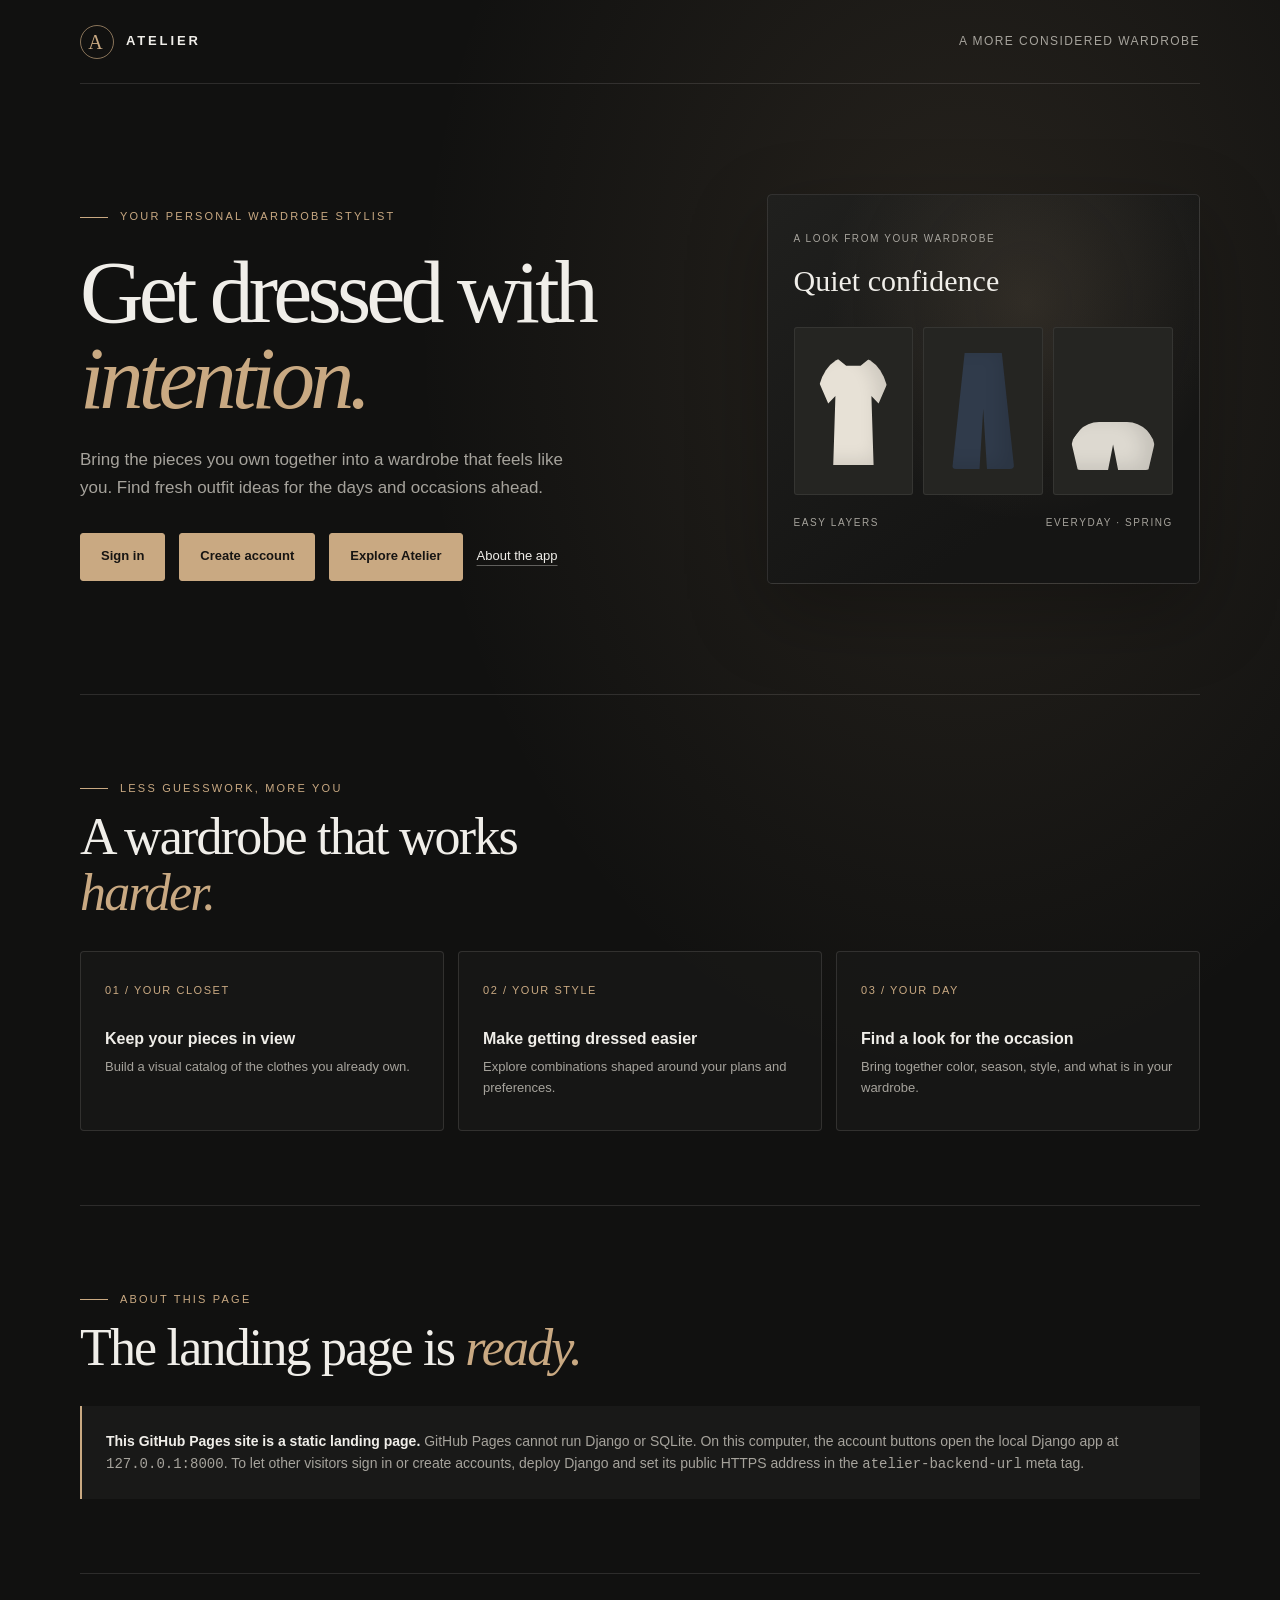
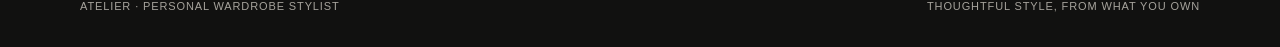
<file: index.html>
<!doctype html>
<html lang="en">
<head>
    <meta charset="utf-8">
    <meta name="viewport" content="width=device-width, initial-scale=1">
    <meta name="theme-color" content="#111110">
    <meta name="description" content="A more considered wardrobe, with personal outfit ideas from Atelier.">
    <meta name="atelier-backend-url" content="https://wardrobe-9bbz.vercel.app">
    <title>Atelier — Your wardrobe, with intention</title>
    <link rel="icon" type="image/svg+xml" href="./stylist/static/wardrobe/icons/favicon.svg">
    <link rel="manifest" type="application/manifest+json" href="./manifest.webmanifest">
    <style>
        :root {
            color-scheme: dark;
            --ink: #f0eee9;
            --muted: #a6a39c;
            --line: rgba(240, 238, 233, .12);
            --accent: #c9a982;
            --surface: #191918;
        }

        * { box-sizing: border-box; }

        html { scroll-behavior: smooth; }

        body {
            min-width: 320px;
            margin: 0;
            color: var(--ink);
            background:
                radial-gradient(ellipse at 75% 20%, rgba(201, 169, 130, .12), transparent 34rem),
                #111110;
            font: 16px/1.6 "Segoe UI", Arial, sans-serif;
        }

        a { color: inherit; }

        .shell {
            width: min(1120px, calc(100% - 40px));
            margin-inline: auto;
        }

        .topbar {
            display: flex;
            min-height: 84px;
            align-items: center;
            justify-content: space-between;
            border-bottom: 1px solid var(--line);
        }

        .wordmark {
            display: inline-flex;
            align-items: center;
            gap: 12px;
            font-size: 13px;
            font-weight: 700;
            letter-spacing: .22em;
            text-decoration: none;
        }

        .mark {
            display: grid;
            width: 34px;
            height: 34px;
            place-items: center;
            border: 1px solid rgba(201, 169, 130, .65);
            border-radius: 50%;
            color: var(--accent);
            font: 20px/1 Georgia, serif;
        }

        .topbar-note {
            color: var(--muted);
            font-size: 12px;
            letter-spacing: .12em;
            text-transform: uppercase;
        }

        .hero {
            display: grid;
            min-height: 610px;
            grid-template-columns: minmax(0, 1.15fr) minmax(280px, .85fr);
            align-items: center;
            gap: clamp(36px, 8vw, 100px);
            padding-block: 76px;
        }

        .eyebrow {
            display: flex;
            align-items: center;
            gap: 12px;
            color: var(--accent);
            font-size: 11px;
            letter-spacing: .2em;
            text-transform: uppercase;
        }

        .eyebrow::before {
            width: 28px;
            height: 1px;
            background: currentColor;
            content: "";
        }

        h1, h2, .look-title {
            font-family: Georgia, "Times New Roman", serif;
            font-weight: 400;
        }

        h1 {
            max-width: 650px;
            margin: 24px 0;
            font-size: clamp(52px, 8vw, 88px);
            letter-spacing: -.055em;
            line-height: .98;
        }

        h1 em, h2 em { color: var(--accent); font-weight: 400; }

        .hero-copy {
            max-width: 500px;
            color: var(--muted);
            font-size: 17px;
        }

        .actions {
            display: flex;
            flex-wrap: wrap;
            align-items: center;
            gap: 14px;
            margin-top: 32px;
        }

        .button {
            display: inline-flex;
            min-height: 48px;
            align-items: center;
            justify-content: center;
            padding: 0 20px;
            border: 1px solid var(--accent);
            border-radius: 3px;
            color: #171513;
            background: var(--accent);
            font: inherit;
            font-size: 13px;
            font-weight: 650;
            text-decoration: none;
            transition: background .2s ease, transform .2s ease;
            cursor: pointer;
        }

        .button:hover { background: #d7bb98; transform: translateY(-2px); }
        .button[hidden] { display: none; }
        .button[aria-disabled="true"] { opacity: .55; cursor: not-allowed; }

        .text-link {
            color: var(--ink);
            font-size: 13px;
            text-decoration-color: rgba(240, 238, 233, .35);
            text-underline-offset: 5px;
        }

        .wardrobe-card {
            position: relative;
            min-height: 390px;
            overflow: hidden;
            padding: 26px;
            border: 1px solid var(--line);
            border-radius: 5px;
            background:
                radial-gradient(ellipse at 60% 28%, rgba(201, 169, 130, .13), transparent 55%),
                linear-gradient(145deg, #20201e, #151514 72%);
            box-shadow: 0 28px 80px rgba(0, 0, 0, .28);
        }

        .card-kicker, .card-foot {
            color: var(--muted);
            font-size: 10px;
            letter-spacing: .16em;
            text-transform: uppercase;
        }

        .look-title {
            margin: 8px 0 22px;
            font-size: 30px;
        }

        .look-items {
            display: grid;
            grid-template-columns: repeat(3, 1fr);
            gap: 10px;
        }

        .look-item {
            display: grid;
            min-height: 168px;
            place-items: center;
            overflow: hidden;
            border: 1px solid rgba(240, 238, 233, .08);
            border-radius: 3px;
            background: #252522;
        }

        .garment {
            width: 72px;
            height: 108px;
            border-radius: 42% 42% 12% 12%;
            background: #e7e1d6;
            box-shadow: inset -12px -4px 18px rgba(0, 0, 0, .11);
            clip-path: polygon(25% 0, 40% 8%, 60% 8%, 75% 0, 100% 20%, 85% 43%, 75% 36%, 78% 100%, 22% 100%, 25% 36%, 15% 43%, 0 20%);
        }

        .look-item:nth-child(2) .garment {
            width: 62px;
            height: 116px;
            border-radius: 8px 8px 4px 4px;
            background: #303b4b;
            clip-path: polygon(20% 0, 80% 0, 100% 100%, 56% 100%, 50% 48%, 44% 100%, 0 100%);
        }

        .look-item:nth-child(3) .garment {
            width: 84px;
            height: 48px;
            align-self: end;
            margin-bottom: 24px;
            border-radius: 28px 28px 9px 9px;
            background: #ddd9d0;
            clip-path: polygon(0 40%, 18% 0, 84% 0, 100% 40%, 92% 100%, 56% 100%, 50% 47%, 44% 100%, 8% 100%);
        }

        .item-label {
            align-self: start;
            margin-top: -13px;
            color: #c9c4ba;
            font-size: 10px;
            letter-spacing: .06em;
        }

        .card-foot {
            display: flex;
            justify-content: space-between;
            margin-top: 20px;
        }

        .section {
            padding-block: 74px;
            border-top: 1px solid var(--line);
        }

        .section-heading {
            max-width: 560px;
            margin: 0 0 30px;
            font-size: clamp(34px, 5vw, 52px);
            letter-spacing: -.035em;
            line-height: 1.08;
        }

        .features {
            display: grid;
            grid-template-columns: repeat(3, 1fr);
            gap: 14px;
        }

        .feature {
            min-height: 180px;
            padding: 24px;
            border: 1px solid var(--line);
            border-radius: 4px;
            background: rgba(25, 25, 24, .72);
        }

        .feature-number {
            color: var(--accent);
            font-size: 11px;
            letter-spacing: .14em;
        }

        .feature h3 { margin: 24px 0 6px; font-size: 16px; font-weight: 600; }
        .feature p { margin: 0; color: var(--muted); font-size: 13px; }

        .backend-note {
            padding: 24px;
            border-left: 2px solid var(--accent);
            background: var(--surface);
            color: var(--muted);
            font-size: 14px;
        }

        .backend-note strong { color: var(--ink); }

        .footer {
            display: flex;
            flex-wrap: wrap;
            justify-content: space-between;
            gap: 12px;
            padding-block: 24px 32px;
            border-top: 1px solid var(--line);
            color: var(--muted);
            font-size: 11px;
            letter-spacing: .08em;
            text-transform: uppercase;
        }

        @media (max-width: 760px) {
            .topbar { min-height: 68px; }
            .topbar-note { max-width: 135px; text-align: right; }
            .hero {
                min-height: auto;
                grid-template-columns: 1fr;
                gap: 42px;
                padding-block: 62px;
            }
            .wardrobe-card { min-height: 330px; }
            .look-item { min-height: 140px; }
            .features { grid-template-columns: 1fr; }
            .feature { min-height: 150px; }
        }

        @media (max-width: 420px) {
            .shell { width: min(100% - 28px, 1120px); }
            .look-items { gap: 6px; }
            .look-item { min-height: 120px; }
            .garment { transform: scale(.82); }
        }

        @media (prefers-reduced-motion: reduce) {
            *, *::before, *::after {
                scroll-behavior: auto !important;
                transition-duration: .01ms !important;
            }
        }
    </style>
</head>
<body>
    <header class="shell topbar">
        <a class="wordmark" href="./" aria-label="Atelier home">
            <span class="mark" aria-hidden="true">A</span>
            <span>ATELIER</span>
        </a>
        <span class="topbar-note">A more considered wardrobe</span>
    </header>

    <main>
        <section class="shell hero" aria-labelledby="hero-title">
            <div>
                <p class="eyebrow">Your personal wardrobe stylist</p>
                <h1 id="hero-title">Get dressed with <em>intention.</em></h1>
                <p class="hero-copy">
                    Bring the pieces you own together into a wardrobe that feels like you.
                    Find fresh outfit ideas for the days and occasions ahead.
                </p>
                <div class="actions">
                    <a class="button" href="#app-status" data-sign-in>Sign in</a>
                    <a class="button" href="#app-status" data-register>Create account</a>
                    <a class="button" href="#experience">Explore Atelier</a>
                    <button class="button" type="button" data-pwa-install hidden>Install Atelier</button>
                    <a class="text-link" href="#app-status">About the app</a>
                </div>
            </div>

            <aside class="wardrobe-card" aria-label="Illustration of a coordinated outfit">
                <p class="card-kicker">A look from your wardrobe</p>
                <h2 class="look-title">Quiet confidence</h2>
                <div class="look-items" aria-hidden="true">
                    <div class="look-item"><span class="garment"></span></div>
                    <div class="look-item"><span class="garment"></span></div>
                    <div class="look-item"><span class="garment"></span></div>
                </div>
                <div class="card-foot"><span>Easy layers</span><span>Everyday · Spring</span></div>
            </aside>
        </section>

        <section class="shell section" id="experience" aria-labelledby="experience-title">
            <p class="eyebrow">Less guesswork, more you</p>
            <h2 class="section-heading" id="experience-title">A wardrobe that works <em>harder.</em></h2>
            <div class="features">
                <article class="feature">
                    <span class="feature-number">01 / YOUR CLOSET</span>
                    <h3>Keep your pieces in view</h3>
                    <p>Build a visual catalog of the clothes you already own.</p>
                </article>
                <article class="feature">
                    <span class="feature-number">02 / YOUR STYLE</span>
                    <h3>Make getting dressed easier</h3>
                    <p>Explore combinations shaped around your plans and preferences.</p>
                </article>
                <article class="feature">
                    <span class="feature-number">03 / YOUR DAY</span>
                    <h3>Find a look for the occasion</h3>
                    <p>Bring together color, season, style, and what is in your wardrobe.</p>
                </article>
            </div>
        </section>

        <section class="shell section" id="app-status" aria-labelledby="app-status-title">
            <p class="eyebrow">About this page</p>
            <h2 class="section-heading" id="app-status-title">The landing page is <em>ready.</em></h2>
            <div class="backend-note" role="status">
                <strong>This GitHub Pages site is a static landing page.</strong>
                GitHub Pages cannot run Django or SQLite. On this computer, the account
                buttons open the local Django app at <code>127.0.0.1:8000</code>. To let
                other visitors sign in or create accounts, deploy Django and set its public
                HTTPS address in the <code>atelier-backend-url</code> meta tag.
            </div>
        </section>
    </main>

    <footer class="shell footer">
        <span>Atelier · Personal Wardrobe Stylist</span>
        <span>Thoughtful style, from what you own</span>
    </footer>

    <script>
        const installButton = document.querySelector('[data-pwa-install]');
        const signInLink = document.querySelector('[data-sign-in]');
        const registerLink = document.querySelector('[data-register]');
        let installPrompt = null;
        const configuredBackendUrl = document
            .querySelector('meta[name="atelier-backend-url"]')
            .content.trim();
        const isLocalHost = ['localhost', '127.0.0.1'].includes(location.hostname);
        const localBackendUrl = isLocalHost || location.protocol === 'file:'
            ? 'http://127.0.0.1:8000'
            : '';
        const backendUrl = localBackendUrl || configuredBackendUrl;
        let loginReady = false;

        if (backendUrl) {
            try {
                const backend = new URL(backendUrl);
                const secureBackend = backend.protocol === 'https:'
                    || (backend.protocol === 'http:'
                        && ['localhost', '127.0.0.1'].includes(backend.hostname));
                if (secureBackend) {
                    const loginUrl = new URL('/accounts/login/', backend.origin);
                    loginUrl.searchParams.set('next', '/dashboard/');
                    signInLink.href = loginUrl.href;
                    registerLink.href = new URL('/accounts/register/', backend.origin).href;
                    signInLink.removeAttribute('aria-disabled');
                    signInLink.removeAttribute('title');
                    registerLink.removeAttribute('aria-disabled');
                    registerLink.removeAttribute('title');
                    loginReady = true;
                }
            } catch (error) {
                console.warn('Atelier backend URL is invalid.');
            }
        }

        if (!loginReady) {
            signInLink.href = '#app-status';
            registerLink.href = '#app-status';
            signInLink.setAttribute('aria-disabled', 'true');
            registerLink.setAttribute('aria-disabled', 'true');
            signInLink.title = 'Configure the public HTTPS Django backend URL to sign in.';
            registerLink.title = 'Configure the public HTTPS Django backend URL to create an account.';
            signInLink.addEventListener('click', (event) => event.preventDefault());
            registerLink.addEventListener('click', (event) => event.preventDefault());
        }

        if (['localhost', '127.0.0.1'].includes(location.hostname)) {
            document.querySelector('link[rel="icon"]').href = '/static/wardrobe/icons/favicon.svg';
            document.querySelector('link[rel="manifest"]').href = '/static/wardrobe/manifest.webmanifest';
        }

        const localServiceWorkerHost = ['localhost', '127.0.0.1'].includes(location.hostname);
        const secureServiceWorkerPage = location.protocol === 'https:'
            || (location.protocol === 'http:' && localServiceWorkerHost);
        if ('serviceWorker' in navigator && secureServiceWorkerPage) {
            navigator.serviceWorker.register('./service-worker.js')
                .catch((error) => {
                    console.error('Atelier Pages service worker registration failed:', error);
                });
        }

        window.addEventListener('beforeinstallprompt', (event) => {
            event.preventDefault();
            installPrompt = event;
            installButton.hidden = false;
        });

        installButton.addEventListener('click', async () => {
            if (!installPrompt) return;
            installPrompt.prompt();
            await installPrompt.userChoice;
            installPrompt = null;
            installButton.hidden = true;
        });

        window.addEventListener('appinstalled', () => {
            installPrompt = null;
            installButton.hidden = true;
        });
    </script>
</body>
</html>
</file>
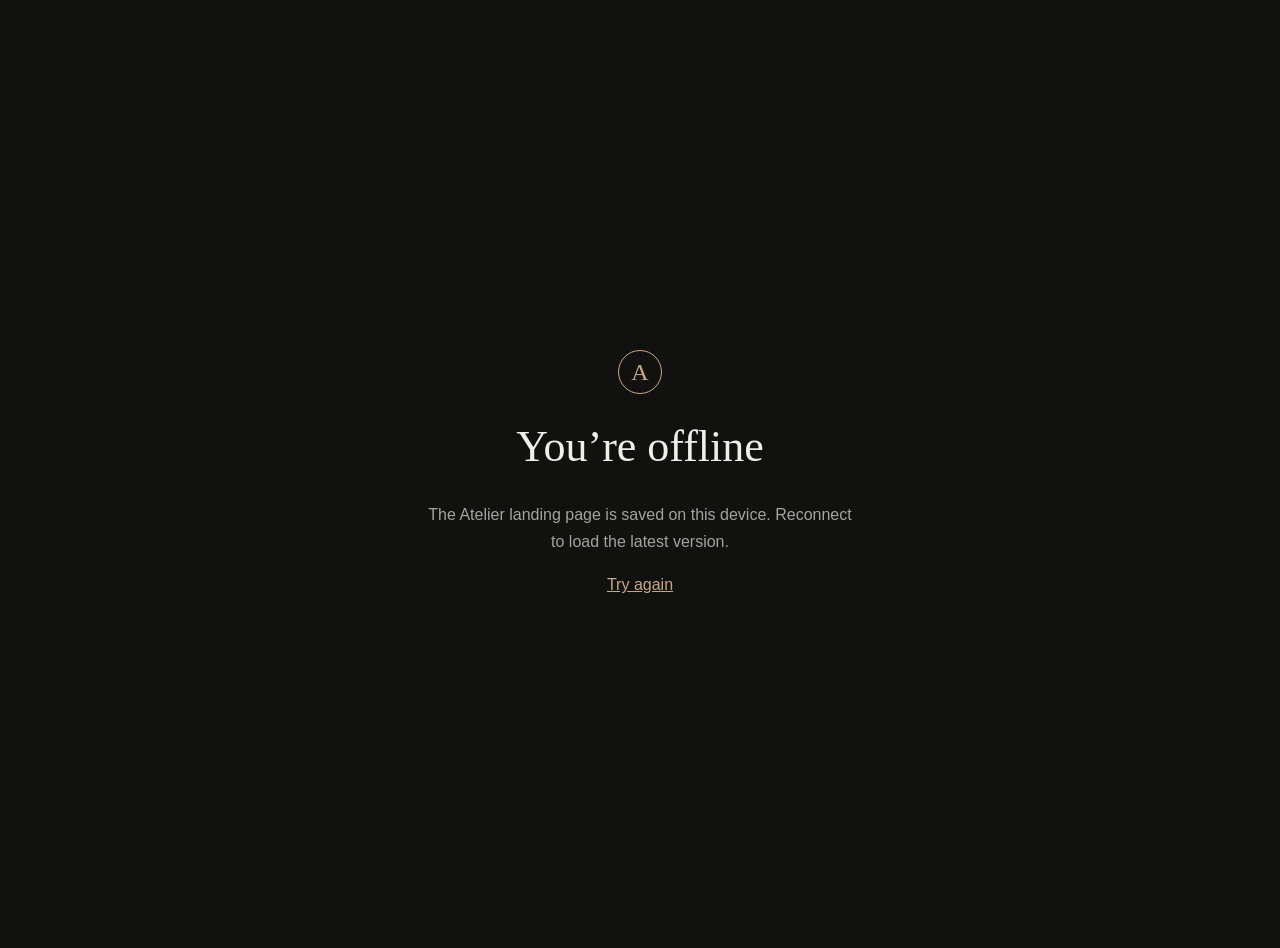
<file: offline.html>
<!doctype html>
<html lang="en">
<head>
    <meta charset="utf-8">
    <meta name="viewport" content="width=device-width, initial-scale=1">
    <meta name="theme-color" content="#111110">
    <title>Offline — Atelier</title>
    <style>
        :root { color-scheme: dark; }
        body {
            display: grid;
            min-height: 100vh;
            place-items: center;
            margin: 0;
            padding: 24px;
            color: #f0eee9;
            background: #111110;
            font: 16px/1.7 "Segoe UI", Arial, sans-serif;
            text-align: center;
        }
        main { max-width: 440px; }
        .mark {
            display: grid;
            width: 42px;
            height: 42px;
            margin: 0 auto 28px;
            place-items: center;
            border: 1px solid #c9a982;
            border-radius: 50%;
            color: #c9a982;
            font: 24px/1 Georgia, serif;
        }
        h1 { font: 400 44px/1.1 Georgia, serif; }
        p { color: #a6a39c; }
        a { color: #c9a982; }
    </style>
</head>
<body>
    <main>
        <span class="mark" aria-hidden="true">A</span>
        <h1>You’re offline</h1>
        <p>The Atelier landing page is saved on this device. Reconnect to load the latest version.</p>
        <a href="./">Try again</a>
    </main>
</body>
</html>
</file>
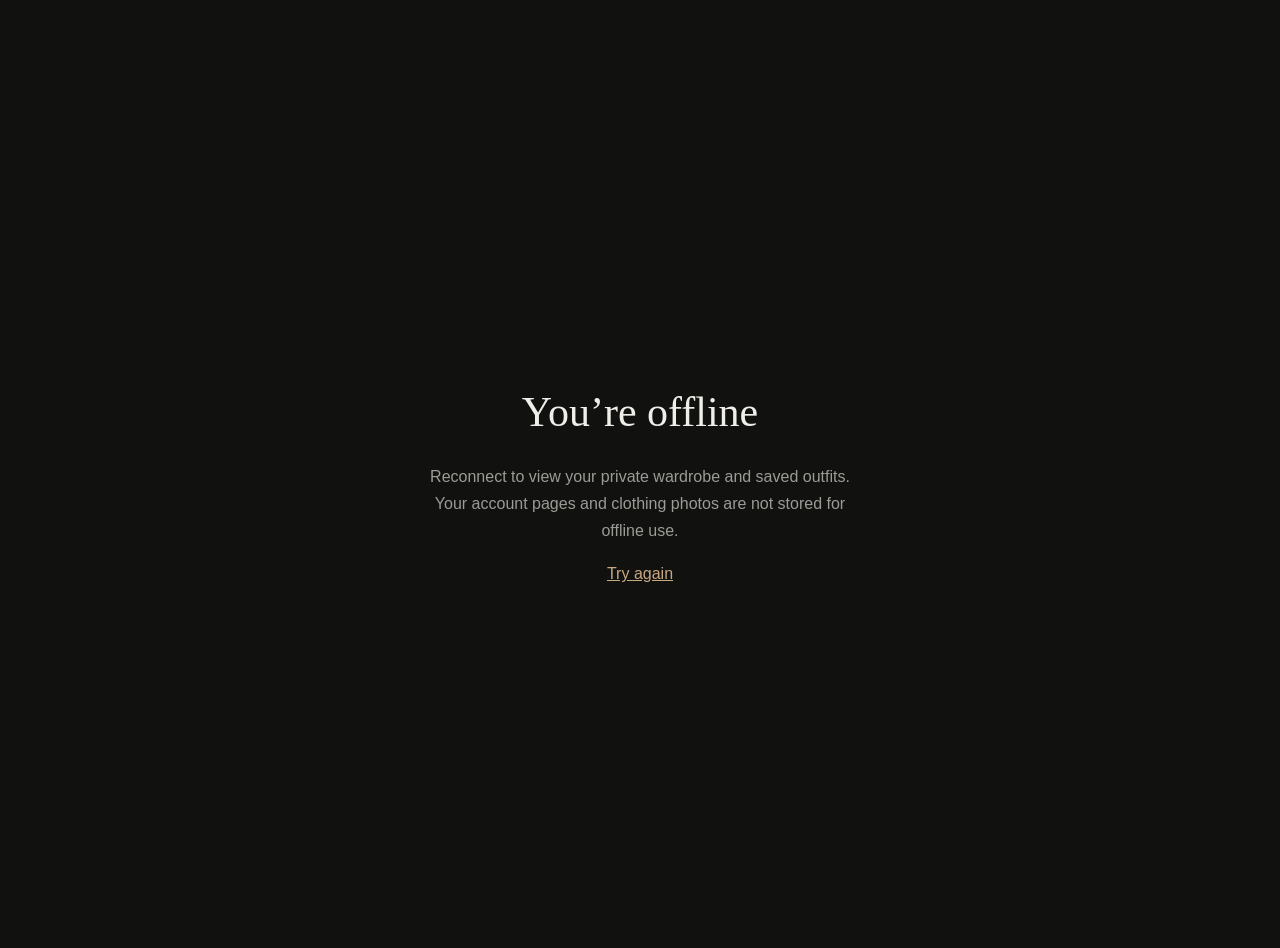
<file: stylist/static/wardrobe/offline.html>
<!doctype html>
<html lang="en">
<head>
    <meta charset="utf-8">
    <meta name="viewport" content="width=device-width, initial-scale=1">
    <meta name="theme-color" content="#111110">
    <title>Offline — Atelier</title>
    <style>
        body {
            display: grid;
            min-height: 100vh;
            place-items: center;
            margin: 0;
            padding: 24px;
            color: #f0eee9;
            background: #111110;
            font: 16px/1.7 "Segoe UI", sans-serif;
            text-align: center;
        }
        main { max-width: 420px; }
        h1 { font: 42px/1.1 Georgia, serif; font-weight: 400; }
        p { color: #9c9b95; }
        a { color: #c9a982; }
    </style>
</head>
<body>
    <main>
        <h1>You’re offline</h1>
        <p>Reconnect to view your private wardrobe and saved outfits. Your account pages and clothing photos are not stored for offline use.</p>
        <a href="/">Try again</a>
    </main>
</body>
</html>
</file>
